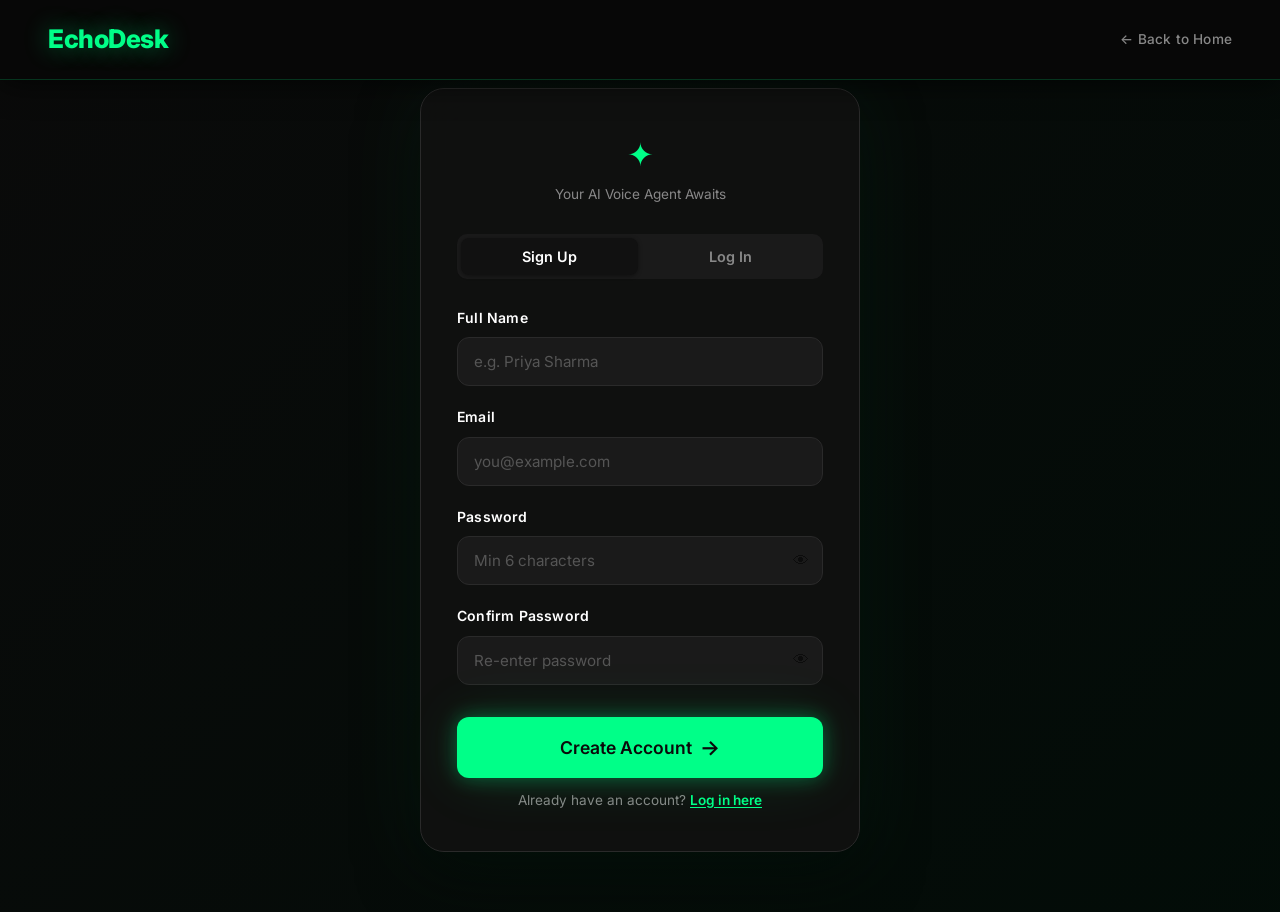
<file: index.html>
<!DOCTYPE html>
<html lang="en">

<head>
  <meta charset="UTF-8">
  <meta name="viewport" content="width=device-width, initial-scale=1.0">
  <meta name="description"
    content="Build your AI voice receptionist in 60 seconds. No coding, no call centre — just fill a form.">
  <title>EchoDesk – Build Your AI Voice Receptionist</title>
  <link rel="stylesheet" href="style.css">
</head>

<body>

  <!-- ========== NAVBAR ========== -->
  <nav class="navbar" id="navbar">
    <a href="index.html" class="navbar__brand">EchoDesk</a>
    <div class="navbar__right">
      <span class="navbar__user-greeting" id="navUserGreeting"></span>
      <a href="create.html" class="navbar__link">For Businesses</a>
      <a href="#customerSearch" class="navbar__link">Find a Business</a>
      <a href="#myMessages" class="navbar__link">My Messages</a>
      <button class="navbar__logout navbar__logout--hidden" id="logoutBtn" title="Log out">Log out</button>
    </div>
  </nav>

  <!-- ========== HERO ========== -->
  <section class="hero" id="hero">
    <div class="hero__glow"></div>

    <div class="hero__badge">✦ No code required</div>

    <h1 class="hero__heading">
      Build Your AI Voice<br>
      Receptionist <span class="hero__heading--accent">in 60 Seconds</span>
    </h1>
    <p class="hero__sub">No coding. No call centre. Just fill a form and your AI agent is live.</p>

    <div class="hero__cta-group">
      <a href="create.html" class="btn btn--primary btn--glow" id="heroGetStarted">
        Get Started <span class="btn__arrow">→</span>
      </a>
      <a href="create.html?demo=true" class="btn btn--demo" id="heroDemoBtn">
        ✨ Try Demo
      </a>
    </div>

    <!-- Feature pills -->
    <div class="hero__features">
      <span class="hero__feature-pill">🎤 Voice powered</span>
      <span class="hero__feature-pill">🤖 Gemini AI</span>
      <span class="hero__feature-pill">⚡ Ready in 60s</span>
      <span class="hero__feature-pill">📞 FAQ aware</span>
    </div>
  </section>

  <!-- ========== CUSTOMER SEARCH ========== -->
  <section class="search-section" id="customerSearch">
    <div class="search-card">
      <h2 class="search-card__title">🔍 Find a Business</h2>
      <p class="search-card__desc">Search by phone number or shop name to connect to their AI agent.</p>

      <div class="search-bar">
        <input class="form-input search-bar__input" type="text" id="searchInput"
          placeholder="Phone number or shop name…" autocomplete="off">
        <button class="btn btn--primary search-bar__btn" id="searchConnectBtn">
          Connect <span class="btn__arrow">→</span>
        </button>
      </div>

      <!-- Live search results dropdown -->
      <div class="search-results" id="searchResults"></div>

      <p class="search-error" id="searchError"></p>
    </div>
  </section>

  <!-- ========== MY MESSAGES (Chat View) ========== -->
  <section class="home-messages" id="myMessages">
    <div class="home-messages__card">
      <div class="home-messages__header">
        <h2 class="home-messages__title">💬 My Messages</h2>
        <span class="home-messages__count" id="homeMsgCount"></span>
      </div>

      <div class="home-messages__empty" id="msgEmpty">
        <p>No messages yet. When you talk to an AI agent and it can't answer, your question will appear here.</p>
      </div>

      <div class="home-chat" id="homeChatArea"></div>
    </div>
  </section>

  <!-- Toast -->
  <div class="toast" id="toast"></div>

  <script>
    // ── Auth guard ────────────────────────────────────────────────────────
    (function () {
      var session = JSON.parse(localStorage.getItem('echoSession') || 'null');
      if (!session) {
        window.location.href = 'auth.html';
        return;
      }

      // User greeting + logout
      var greeting = document.getElementById('navUserGreeting');
      var logoutBtn = document.getElementById('logoutBtn');

      if (greeting) greeting.textContent = '👋 ' + session.name;
      if (logoutBtn) {
        logoutBtn.classList.remove('navbar__logout--hidden');
        logoutBtn.addEventListener('click', function () {
          localStorage.removeItem('echoSession');
          window.location.href = 'auth.html';
        });
      }

      // ── Customer search (phone + name) ─────────────────────────────────
      var searchInput = document.getElementById('searchInput');
      var connectBtn = document.getElementById('searchConnectBtn');
      var searchError = document.getElementById('searchError');
      var searchResults = document.getElementById('searchResults');
      var toast = document.getElementById('toast');

      function cleanPhone(raw) {
        var cleaned = raw.replace(/[\s\-().\u2013\u2014]/g, '');
        cleaned = cleaned.replace(/^(\+91|091|0)/, '');
        return cleaned;
      }

      function getRegistry() {
        return JSON.parse(localStorage.getItem('businessRegistry') || '{}');
      }

      function searchRegistry(query) {
        var registry = getRegistry();
        var results = [];
        var q = query.toLowerCase().trim();
        if (!q) return results;

        var digits = q.replace(/\D/g, '');
        var isPhoneQuery = digits.length >= 4;

        for (var phone in registry) {
          var config = registry[phone];
          if (isPhoneQuery) {
            if (phone.indexOf(digits) !== -1 || phone.indexOf(cleanPhone(q)) !== -1) {
              results.push({ phone: phone, config: config, matchType: 'phone' });
            }
          }
          var name = (config.businessName || '').toLowerCase();
          if (name.indexOf(q) !== -1) {
            var alreadyAdded = results.some(function (r) { return r.phone === phone; });
            if (!alreadyAdded) {
              results.push({ phone: phone, config: config, matchType: 'name' });
            }
          }
        }
        return results;
      }

      function connectToBusiness(config) {
        localStorage.setItem('agentConfig', JSON.stringify(config));
        localStorage.setItem('userRole', 'customer');
        toast.textContent = 'Connecting you to ' + config.agentName + ' at ' + config.businessName + '…';
        toast.classList.add('toast--visible');
        searchResults.innerHTML = '';
        setTimeout(function () { window.location.href = 'agent.html'; }, 1500);
      }

      function renderResults(results) {
        searchResults.innerHTML = '';
        if (results.length === 0) return;
        results.forEach(function (r) {
          var item = document.createElement('button');
          item.className = 'search-result-item';
          item.innerHTML =
            '<span class="search-result-item__name">' + r.config.businessName + '</span>' +
            '<span class="search-result-item__meta">📞 ' + r.phone + ' · Agent: ' + r.config.agentName + '</span>';
          item.addEventListener('click', function () { connectToBusiness(r.config); });
          searchResults.appendChild(item);
        });
      }

      searchInput.addEventListener('input', function () {
        searchError.textContent = '';
        searchError.className = 'search-error';
        var query = searchInput.value.trim();
        if (query.length < 2) { searchResults.innerHTML = ''; return; }
        renderResults(searchRegistry(query));
      });

      connectBtn.addEventListener('click', function () {
        searchError.textContent = '';
        searchError.className = 'search-error';
        searchResults.innerHTML = '';
        var query = searchInput.value.trim();
        if (!query || query.length < 2) {
          searchError.textContent = 'Please enter a phone number or shop name.';
          searchError.classList.add('search-error--visible', 'search-error--red');
          return;
        }
        var results = searchRegistry(query);
        if (results.length === 1) { connectToBusiness(results[0].config); }
        else if (results.length > 1) { renderResults(results); }
        else {
          searchError.textContent = 'No agent found. Ask the business to register on EchoDesk.';
          searchError.classList.add('search-error--visible', 'search-error--red');
        }
      });

      searchInput.addEventListener('keydown', function (e) {
        if (e.key === 'Enter') { e.preventDefault(); connectBtn.click(); }
      });

      document.addEventListener('click', function (e) {
        if (!e.target.closest('.search-card')) { searchResults.innerHTML = ''; }
      });

      // ══════════════════════════════════════════════════════════════════════
      //  MY MESSAGES — Chat view on home page
      // ══════════════════════════════════════════════════════════════════════

      var homeChatArea = document.getElementById('homeChatArea');
      var msgEmpty = document.getElementById('msgEmpty');
      var homeMsgCount = document.getElementById('homeMsgCount');
      var customerName = session.name || 'Customer';
      var registry = getRegistry();

      function getMyMessages() {
        var all = JSON.parse(localStorage.getItem('pendingMessages') || '[]');
        // Show messages sent by this user
        return all.filter(function (m) { return m.customerName === customerName; });
      }

      function getBusinessName(phone) {
        return registry[phone] ? registry[phone].businessName : phone;
      }

      function renderHomeChat() {
        var msgs = getMyMessages();

        if (msgs.length === 0) {
          msgEmpty.style.display = 'block';
          homeChatArea.innerHTML = '';
          homeMsgCount.textContent = '';
          return;
        }

        msgEmpty.style.display = 'none';
        var pending = msgs.filter(function (m) { return m.status === 'pending'; }).length;
        homeMsgCount.textContent = pending > 0 ? pending + ' pending' : msgs.length + ' messages';

        // Group by business phone
        var groups = {};
        msgs.forEach(function (m) {
          if (!groups[m.businessPhone]) groups[m.businessPhone] = [];
          groups[m.businessPhone].push(m);
        });

        homeChatArea.innerHTML = '';

        for (var phone in groups) {
          var thread = groups[phone];
          var bizName = getBusinessName(phone);

          // Thread card
          var threadCard = document.createElement('div');
          threadCard.className = 'home-chat-thread';

          // Thread header
          var header = document.createElement('div');
          header.className = 'home-chat-thread__header';
          header.innerHTML =
            '<span class="home-chat-thread__biz">' + bizName + '</span>' +
            '<span class="home-chat-thread__phone">📞 ' + phone + '</span>';
          threadCard.appendChild(header);

          // Messages
          var chatBody = document.createElement('div');
          chatBody.className = 'home-chat-thread__body';

          thread.sort(function (a, b) { return a.id - b.id; });

          thread.forEach(function (m) {
            // Customer bubble (right)
            var custDiv = document.createElement('div');
            custDiv.className = 'hchat-bubble hchat-bubble--customer';
            custDiv.innerHTML =
              '<p>' + m.customerMessage + '</p>' +
              '<span class="hchat-time">' + new Date(m.timestamp).toLocaleTimeString('en-IN', { hour: '2-digit', minute: '2-digit' }) + '</span>';
            chatBody.appendChild(custDiv);

            // Reply or awaiting
            if (m.agentReply) {
              var replyDiv = document.createElement('div');
              replyDiv.className = 'hchat-bubble hchat-bubble--shop';
              replyDiv.innerHTML =
                '<span class="hchat-sender">' + bizName + '</span>' +
                '<p>' + m.agentReply + '</p>' +
                '<span class="hchat-status hchat-status--replied">Replied ✓</span>';
              chatBody.appendChild(replyDiv);
            } else {
              var awaitDiv = document.createElement('div');
              awaitDiv.className = 'hchat-awaiting';
              awaitDiv.textContent = '⏳ Awaiting reply…';
              chatBody.appendChild(awaitDiv);
            }
          });

          threadCard.appendChild(chatBody);

          // Connect button for this thread
          var connectDiv = document.createElement('div');
          connectDiv.className = 'home-chat-thread__footer';
          var connBtn = document.createElement('button');
          connBtn.className = 'btn btn--primary btn--sm';
          connBtn.textContent = '🎤 Talk to ' + bizName;
          connBtn.dataset.phone = phone;
          connBtn.addEventListener('click', function () {
            var p = this.dataset.phone;
            var reg = getRegistry();
            if (reg[p]) connectToBusiness(reg[p]);
          });
          connectDiv.appendChild(connBtn);
          threadCard.appendChild(connectDiv);

          homeChatArea.appendChild(threadCard);
        }
      }

      // Initial render
      renderHomeChat();

      // Poll every 5s for new replies
      setInterval(function () {
        renderHomeChat();
      }, 5000);

    })();
  </script>
</body>

</html>
</file>
<file: style.css>
@import url('https://fonts.googleapis.com/css2?family=Inter:wght@300;400;500;600;700;800;900&display=swap');

/* ===========================
   RESET & TOKENS
   =========================== */

*,
*::before,
*::after {
  box-sizing: border-box;
  margin: 0;
  padding: 0;
}

:root {
  --bg: #0a0a0a;
  --bg-card: #111111;
  --bg-input: #1a1a1a;
  --accent: #00ff88;
  --accent-dim: #00cc6a;
  --accent-glow: rgba(0, 255, 136, 0.35);
  --text: #ffffff;
  --text-muted: #888888;
  --text-dim: #555555;
  --border: #2a2a2a;
  --radius: 12px;
  --radius-lg: 20px;
  --transition: 0.25s cubic-bezier(0.4, 0, 0.2, 1);
}

html {
  scroll-behavior: smooth;
}

body {
  background-color: var(--bg);
  color: var(--text);
  font-family: 'Inter', -apple-system, BlinkMacSystemFont, sans-serif;
  line-height: 1.6;
  -webkit-font-smoothing: antialiased;
  overflow-x: hidden;
}

/* ===========================
   NAVBAR
   =========================== */

.navbar {
  position: fixed;
  top: 0;
  left: 0;
  right: 0;
  z-index: 100;
  display: flex;
  align-items: center;
  justify-content: space-between;
  padding: 0 48px;
  height: 80px;
  background: rgba(8, 8, 8, 0.97);
  backdrop-filter: blur(24px);
  -webkit-backdrop-filter: blur(24px);
  border-bottom: 1px solid rgba(0, 255, 136, 0.18);
  box-shadow: 0 2px 32px rgba(0,0,0,0.7);
}

.navbar__brand {
  font-size: 1.6rem;
  font-weight: 800;
  color: var(--accent);
  text-decoration: none;
  letter-spacing: -0.5px;
  text-shadow: 0 0 24px rgba(0,255,136,0.45);
}

.navbar__tagline {
  font-size: 0.85rem;
  font-weight: 400;
  color: var(--text-muted);
  letter-spacing: 0.3px;
}

/* ===========================
   HERO
   =========================== */

.hero {
  position: relative;
  display: flex;
  flex-direction: column;
  align-items: center;
  justify-content: center;
  text-align: center;
  min-height: 100vh;
  padding: 120px 24px 60px;
}

.hero__glow {
  position: absolute;
  top: 20%;
  left: 50%;
  transform: translateX(-50%);
  width: 600px;
  height: 600px;
  background: radial-gradient(circle, var(--accent-glow) 0%, transparent 70%);
  border-radius: 50%;
  pointer-events: none;
  opacity: 0.4;
  animation: pulseGlow 6s ease-in-out infinite;
}

@keyframes pulseGlow {

  0%,
  100% {
    opacity: 0.3;
    transform: translateX(-50%) scale(1);
  }

  50% {
    opacity: 0.55;
    transform: translateX(-50%) scale(1.08);
  }
}

.hero__heading {
  position: relative;
  font-size: clamp(2.2rem, 5vw, 3.8rem);
  font-weight: 800;
  line-height: 1.15;
  letter-spacing: -1.5px;
  margin-bottom: 20px;
}

.hero__heading--accent {
  color: var(--accent);
}

.hero__sub {
  position: relative;
  font-size: clamp(1rem, 2vw, 1.25rem);
  font-weight: 400;
  color: var(--text-muted);
  margin-bottom: 40px;
  max-width: 480px;
}

/* "No code required" badge above heading */
.hero__badge {
  position: relative;
  display: inline-block;
  font-size: 0.78rem;
  font-weight: 700;
  text-transform: uppercase;
  letter-spacing: 1.8px;
  color: var(--accent);
  background: rgba(0, 255, 136, 0.1);
  border: 1px solid rgba(0, 255, 136, 0.25);
  border-radius: 50px;
  padding: 6px 16px;
  margin-bottom: 28px;
  animation: fadeUp 0.5s ease both;
}

/* Feature pills row */
.hero__features {
  display: flex;
  flex-wrap: wrap;
  gap: 10px;
  justify-content: center;
  margin-top: 40px;
  position: relative;
  animation: fadeUp 0.5s 0.25s ease both;
}

.hero__feature-pill {
  font-size: 0.82rem;
  font-weight: 500;
  color: var(--text-muted);
  background: var(--bg-card);
  border: 1px solid var(--border);
  border-radius: 50px;
  padding: 7px 16px;
  transition: border-color var(--transition), color var(--transition);
}

.hero__feature-pill:hover {
  border-color: #3a3a3a;
  color: var(--text);
}

/* Stagger hero elements */
.hero__heading {
  animation: fadeUp 0.5s 0.05s ease both;
}

.hero__sub {
  animation: fadeUp 0.5s 0.12s ease both;
}

.hero__cta-group {
  animation: fadeUp 0.5s 0.18s ease both;
}

/* ===========================
   BUTTONS
   =========================== */

.btn {
  display: inline-flex;
  align-items: center;
  gap: 8px;
  padding: 14px 36px;
  font-family: 'Inter', sans-serif;
  font-size: 1rem;
  font-weight: 600;
  border: none;
  border-radius: var(--radius);
  cursor: pointer;
  transition: all var(--transition);
  position: relative;
  outline: none;
}

.btn--primary {
  background: var(--accent);
  color: #0a0a0a;
}

.btn--primary:hover {
  background: #33ffaa;
  transform: translateY(-2px);
}

.btn--primary:active {
  transform: translateY(0);
}

.btn--glow {
  box-shadow: 0 0 20px var(--accent-glow), 0 0 60px rgba(0, 255, 136, 0.12);
}

.btn--glow:hover {
  box-shadow: 0 0 30px var(--accent-glow), 0 0 80px rgba(0, 255, 136, 0.2);
}

.btn--full {
  width: 100%;
  justify-content: center;
  padding: 18px 36px;
  font-size: 1.1rem;
  border-radius: var(--radius);
  margin-top: 12px;
}

.btn__arrow {
  font-size: 1.2em;
  transition: transform var(--transition);
}

.btn:hover .btn__arrow {
  transform: translateX(4px);
}

/* ===========================
   FORM SECTION
   =========================== */

.form-section {
  max-width: 720px;
  margin: 0 auto;
  padding: 40px 24px 100px;
}

/* When form-section is a full page (not embedded in a hero flow) */
.form-section--page {
  padding-top: 100px;
  /* clears the fixed 64px navbar */
}

.form-section__title {
  font-size: 2rem;
  font-weight: 800;
  letter-spacing: -0.8px;
  margin-bottom: 8px;
}

.form-section__subtitle {
  font-size: 1rem;
  color: var(--text-muted);
  margin-bottom: 48px;
}

/* ===========================
   FORM ELEMENTS
   =========================== */

.agent-form {
  display: flex;
  flex-direction: column;
  gap: 28px;
}

.form-group {
  display: flex;
  flex-direction: column;
  gap: 8px;
}

.form-label {
  font-size: 0.875rem;
  font-weight: 600;
  color: var(--text);
  letter-spacing: 0.2px;
}

.form-input {
  width: 100%;
  padding: 14px 16px;
  font-family: 'Inter', sans-serif;
  font-size: 0.95rem;
  color: var(--text);
  background: var(--bg-input);
  border: 1px solid var(--border);
  border-radius: var(--radius);
  outline: none;
  transition: border-color var(--transition), box-shadow var(--transition);
}

.form-input::placeholder {
  color: var(--text-dim);
}

.form-input:focus {
  border-color: var(--accent);
  box-shadow: 0 0 0 3px rgba(0, 255, 136, 0.1), 0 0 20px rgba(0, 255, 136, 0.06);
}

.form-input--textarea {
  resize: vertical;
  min-height: 110px;
}

/* ===========================
   FAQ SECTION
   =========================== */

.faq-section {
  margin-top: 16px;
}

.faq-section__title {
  font-size: 1.3rem;
  font-weight: 700;
  margin-bottom: 4px;
}

.faq-section__desc {
  font-size: 0.9rem;
  color: var(--text-muted);
  margin-bottom: 28px;
}

.faq-block {
  border: 1px solid var(--border);
  border-radius: var(--radius-lg);
  padding: 24px;
  margin-bottom: 20px;
  background: var(--bg-card);
  display: flex;
  flex-direction: column;
  gap: 18px;
  transition: border-color var(--transition);
}

.faq-block:hover {
  border-color: #3a3a3a;
}

.faq-block__legend {
  font-size: 0.8rem;
  font-weight: 700;
  text-transform: uppercase;
  letter-spacing: 1.5px;
  color: var(--accent);
  padding: 0 8px;
}

/* ===========================
   ANIMATIONS — FADE IN ON SCROLL
   =========================== */

.form-group,
.faq-block {
  opacity: 0;
  transform: translateY(20px);
  animation: fadeUp 0.5s ease forwards;
}

@keyframes fadeUp {
  to {
    opacity: 1;
    transform: translateY(0);
  }
}

@keyframes shake {

  0%,
  100% {
    transform: translateX(0);
  }

  20% {
    transform: translateX(-6px);
  }

  40% {
    transform: translateX(6px);
  }

  60% {
    transform: translateX(-4px);
  }

  80% {
    transform: translateX(4px);
  }
}

/* Stagger animation for FAQ blocks */
#faqBlock1 {
  animation-delay: 0.05s;
}

#faqBlock2 {
  animation-delay: 0.10s;
}

#faqBlock3 {
  animation-delay: 0.15s;
}

#faqBlock4 {
  animation-delay: 0.20s;
}

#faqBlock5 {
  animation-delay: 0.25s;
}

/* ===========================
   RESPONSIVE
   =========================== */

@media (max-width: 600px) {
  .navbar {
    padding: 0 20px;
  }

  .navbar__tagline {
    display: none;
  }

  .hero {
    padding: 100px 20px 60px;
  }

  .form-section {
    padding: 32px 16px 80px;
  }

  .faq-block {
    padding: 18px;
  }
}

/* ===========================
   AGENT PAGE — NAVBAR BACK LINK
   =========================== */

.navbar__back {
  font-size: 0.85rem;
  font-weight: 500;
  color: var(--text-muted);
  text-decoration: none;
  letter-spacing: 0.2px;
  transition: color var(--transition);
}

.navbar__back:hover {
  color: var(--accent);
}

/* ===========================
   AGENT PAGE — LAYOUT
   =========================== */

.agent-page {
  display: flex;
  flex-direction: column;
  align-items: center;
  padding: 100px 24px 80px;
  min-height: 100vh;
  gap: 48px;
}

/* ===========================
   AGENT HEADER
   =========================== */

.agent-header {
  display: flex;
  flex-direction: column;
  align-items: center;
  gap: 10px;
  text-align: center;
  animation: fadeUp 0.5s ease both;
}

.agent-header__avatar {
  width: 72px;
  height: 72px;
  border-radius: 50%;
  background: linear-gradient(135deg, var(--accent), #00aaff);
  display: flex;
  align-items: center;
  justify-content: center;
  font-size: 1.6rem;
  font-weight: 800;
  color: #0a0a0a;
  box-shadow: 0 0 24px rgba(0, 255, 136, 0.3);
  margin-bottom: 4px;
}

.agent-header__name {
  font-size: clamp(1.8rem, 4vw, 2.6rem);
  font-weight: 800;
  letter-spacing: -1px;
}

.agent-header__business {
  font-size: 1rem;
  color: var(--text-muted);
  font-weight: 400;
}

/* ===========================
   MIC SECTION
   =========================== */

.mic-section {
  display: flex;
  flex-direction: column;
  align-items: center;
  gap: 20px;
  position: relative;
  animation: fadeUp 0.5s 0.1s ease both;
}

.mic-btn {
  width: 100px;
  height: 100px;
  border-radius: 50%;
  border: none;
  background: var(--accent);
  color: #0a0a0a;
  cursor: pointer;
  display: flex;
  align-items: center;
  justify-content: center;
  box-shadow:
    0 0 0 0 rgba(0, 255, 136, 0.5),
    0 0 30px rgba(0, 255, 136, 0.3),
    0 0 60px rgba(0, 255, 136, 0.12);
  transition: transform var(--transition), background var(--transition), box-shadow var(--transition);
  position: relative;
  z-index: 1;
  outline: none;
}

.mic-btn:hover {
  background: #33ffaa;
  transform: scale(1.06);
  box-shadow:
    0 0 0 0 rgba(0, 255, 136, 0.5),
    0 0 40px rgba(0, 255, 136, 0.45),
    0 0 80px rgba(0, 255, 136, 0.2);
}

.mic-btn:active {
  transform: scale(0.97);
}

/* Listening state */
.mic-btn.listening {
  background: #ff4d6d;
  box-shadow:
    0 0 0 0 rgba(255, 77, 109, 0.5),
    0 0 30px rgba(255, 77, 109, 0.4),
    0 0 60px rgba(255, 77, 109, 0.15);
  animation: micPulse 1.2s ease-in-out infinite;
}

.mic-btn.listening:hover {
  background: #ff6b85;
}

@keyframes micPulse {

  0%,
  100% {
    box-shadow: 0 0 0 0 rgba(255, 77, 109, 0.5), 0 0 30px rgba(255, 77, 109, 0.4);
  }

  50% {
    box-shadow: 0 0 0 20px rgba(255, 77, 109, 0), 0 0 50px rgba(255, 77, 109, 0.5);
  }
}

/* Processing state */
.mic-btn.processing {
  background: #fbbf24;
  cursor: default;
  animation: micSpin 1s linear infinite;
}

@keyframes micSpin {
  0% {
    box-shadow: 0 0 0 0 rgba(251, 191, 36, 0.5), 0 0 30px rgba(251, 191, 36, 0.35);
  }

  50% {
    box-shadow: 0 0 0 16px rgba(251, 191, 36, 0), 0 0 40px rgba(251, 191, 36, 0.4);
  }

  100% {
    box-shadow: 0 0 0 0 rgba(251, 191, 36, 0.5), 0 0 30px rgba(251, 191, 36, 0.35);
  }
}

.mic-icon {
  width: 40px;
  height: 40px;
}

.mic-ripple {
  position: absolute;
  top: 50%;
  left: 50%;
  width: 100px;
  height: 100px;
  transform: translate(-50%, -50%);
  border-radius: 50%;
  border: 2px solid var(--accent);
  opacity: 0;
  pointer-events: none;
}

.mic-ripple.active {
  animation: ripple 1.4s ease-out infinite;
}

@keyframes ripple {
  0% {
    transform: translate(-50%, -50%) scale(1);
    opacity: 0.6;
  }

  100% {
    transform: translate(-50%, -50%) scale(2.2);
    opacity: 0;
  }
}

.mic-status {
  font-size: 0.9rem;
  font-weight: 500;
  color: var(--text-muted);
  letter-spacing: 0.3px;
}

.mic-status.listening {
  color: #ff4d6d;
}

.mic-status.processing {
  color: #fbbf24;
}

/* ===========================
   TRANSCRIPT SECTION
   =========================== */

.transcript-section {
  width: 100%;
  max-width: 640px;
  display: flex;
  flex-direction: column;
  gap: 16px;
  animation: fadeUp 0.5s 0.15s ease both;
}

.transcript-box {
  background: var(--bg-card);
  border: 1px solid var(--border);
  border-radius: var(--radius-lg);
  padding: 20px 24px;
  transition: border-color var(--transition);
}

.transcript-box__label {
  display: block;
  font-size: 0.75rem;
  font-weight: 700;
  text-transform: uppercase;
  letter-spacing: 1.5px;
  margin-bottom: 8px;
}

.transcript-box__label--user {
  color: var(--accent);
}

.transcript-box__label--agent {
  color: #60a5fa;
}

.transcript-box__text {
  font-size: 1rem;
  color: var(--text);
  line-height: 1.65;
  min-height: 24px;
}

.transcript-box__text.placeholder {
  color: var(--text-dim);
}

/* ===========================
   CHAT HISTORY
   =========================== */

.chat-section {
  width: 100%;
  max-width: 640px;
  animation: fadeUp 0.5s 0.2s ease both;
}

.chat-section__title {
  font-size: 1rem;
  font-weight: 700;
  text-transform: uppercase;
  letter-spacing: 1.5px;
  color: var(--text-muted);
  margin-bottom: 20px;
}

.chat-history {
  display: flex;
  flex-direction: column;
  gap: 12px;
}

.chat-history__empty {
  font-size: 0.9rem;
  color: var(--text-dim);
  text-align: center;
  padding: 32px 0;
}

/* Bubble base */
.bubble {
  max-width: 78%;
  padding: 12px 18px;
  border-radius: 18px;
  font-size: 0.95rem;
  line-height: 1.6;
  animation: fadeUp 0.3s ease both;
}

/* User bubble — right aligned */
.bubble--user {
  align-self: flex-end;
  background: rgba(0, 255, 136, 0.15);
  border: 1px solid rgba(0, 255, 136, 0.25);
  border-bottom-right-radius: 4px;
  color: var(--text);
}

/* Agent bubble — left aligned */
.bubble--agent {
  align-self: flex-start;
  background: var(--bg-card);
  border: 1px solid var(--border);
  border-bottom-left-radius: 4px;
  color: var(--text);
}

.bubble__sender {
  display: block;
  font-size: 0.72rem;
  font-weight: 700;
  text-transform: uppercase;
  letter-spacing: 1px;
  margin-bottom: 4px;
}

.bubble--user .bubble__sender {
  color: var(--accent);
}

.bubble--agent .bubble__sender {
  color: #60a5fa;
}

/* ===========================
   RESPONSIVE — AGENT PAGE
   =========================== */

@media (max-width: 600px) {
  .agent-page {
    padding: 90px 16px 60px;
    gap: 36px;
  }

  .mic-btn {
    width: 88px;
    height: 88px;
  }

  .mic-icon {
    width: 34px;
    height: 34px;
  }

  .transcript-box {
    padding: 16px 18px;
  }
}

/* ===========================
   SOUNDWAVE
   =========================== */

.soundwave {
  display: none;
  align-items: flex-end;
  justify-content: center;
  gap: 4px;
  height: 28px;
  margin-top: 14px;
}

.soundwave--active {
  display: flex;
}

.soundwave__bar {
  width: 4px;
  border-radius: 2px;
  background: var(--accent);
  box-shadow: 0 0 6px rgba(0, 255, 136, 0.6);
  animation: soundBar 0.9s ease-in-out infinite;
  transform-origin: bottom;
}

.soundwave__bar:nth-child(1) {
  animation-delay: 0.00s;
}

.soundwave__bar:nth-child(2) {
  animation-delay: 0.10s;
}

.soundwave__bar:nth-child(3) {
  animation-delay: 0.20s;
}

.soundwave__bar:nth-child(4) {
  animation-delay: 0.05s;
}

.soundwave__bar:nth-child(5) {
  animation-delay: 0.15s;
}

.soundwave__bar:nth-child(6) {
  animation-delay: 0.25s;
}

.soundwave__bar:nth-child(7) {
  animation-delay: 0.08s;
}

@keyframes soundBar {

  0%,
  100% {
    height: 4px;
    opacity: 0.5;
  }

  50% {
    height: 24px;
    opacity: 1;
  }
}

/* ===========================
   AGENT VIEW — ANIMATED GRADIENT BACKGROUND
   =========================== */

body.agent-view {
  background: linear-gradient(-45deg, #0a0a0a, #001a0d, #000d07, #0a0a0a);
  background-size: 400% 400%;
  animation: gradientShift 16s ease infinite;
}

@keyframes gradientShift {
  0% {
    background-position: 0% 50%;
  }

  50% {
    background-position: 100% 50%;
  }

  100% {
    background-position: 0% 50%;
  }
}

/* ===========================
   PAGE FADE-IN
   =========================== */

body.agent-view .agent-page {
  animation: pageFadeIn 0.7s ease both;
}

@keyframes pageFadeIn {
  from {
    opacity: 0;
    transform: translateY(16px);
  }

  to {
    opacity: 1;
    transform: translateY(0);
  }
}

/* ===========================
   MIC BUTTON — ENHANCED HOVER GLOW
   =========================== */

.mic-btn:not(.listening):not(.processing):hover {
  background: #33ffaa;
  transform: scale(1.08);
  box-shadow:
    0 0 0 8px rgba(0, 255, 136, 0.12),
    0 0 50px rgba(0, 255, 136, 0.55),
    0 0 100px rgba(0, 255, 136, 0.25);
}

/* ===========================
   THINKING DOTS
   =========================== */

.thinking-dots {
  display: none;
  gap: 6px;
  margin-top: 12px;
  align-items: center;
}

.thinking-dots--active {
  display: flex;
}

.thinking-dots span {
  width: 8px;
  height: 8px;
  border-radius: 50%;
  background: #60a5fa;
  animation: dotBounce 1.1s ease-in-out infinite;
}

.thinking-dots span:nth-child(1) {
  animation-delay: 0s;
}

.thinking-dots span:nth-child(2) {
  animation-delay: 0.18s;
}

.thinking-dots span:nth-child(3) {
  animation-delay: 0.36s;
}

@keyframes dotBounce {

  0%,
  80%,
  100% {
    transform: translateY(0);
    opacity: 0.5;
  }

  40% {
    transform: translateY(-10px);
    opacity: 1;
  }
}

/* ===========================
   TYPEWRITER CURSOR
   =========================== */

.typewriter-cursor {
  display: inline-block;
  width: 2px;
  height: 1em;
  background: var(--accent);
  margin-left: 3px;
  vertical-align: middle;
  animation: blink 0.8s step-end infinite;
}

@keyframes blink {

  0%,
  100% {
    opacity: 1;
  }

  50% {
    opacity: 0;
  }
}

/* ===========================
   TOAST NOTIFICATION
   =========================== */

.toast {
  position: fixed;
  bottom: 32px;
  left: 50%;
  transform: translateX(-50%) translateY(20px);
  background: var(--bg-card);
  border: 1px solid rgba(0, 255, 136, 0.35);
  color: var(--text);
  font-family: 'Inter', sans-serif;
  font-size: 0.95rem;
  font-weight: 500;
  padding: 14px 28px;
  border-radius: 50px;
  box-shadow: 0 0 24px rgba(0, 255, 136, 0.15), 0 8px 32px rgba(0, 0, 0, 0.5);
  z-index: 9999;
  opacity: 0;
  pointer-events: none;
  transition: opacity 0.4s ease, transform 0.4s ease;
}

.toast--visible {
  opacity: 1;
  transform: translateX(-50%) translateY(0);
}

/* ===========================
   MOBILE RESPONSIVE — EXPANDED
   =========================== */

@media (max-width: 768px) {
  .navbar {
    padding: 0 16px;
  }

  .navbar__back {
    font-size: 0.78rem;
  }

  .agent-page {
    padding: 88px 14px 60px;
    gap: 28px;
  }

  .agent-header__name {
    font-size: 1.7rem;
  }

  .agent-header__business {
    font-size: 0.9rem;
  }

  .mic-btn {
    width: 86px;
    height: 86px;
  }

  .mic-icon {
    width: 32px;
    height: 32px;
  }

  .transcript-section {
    gap: 12px;
  }

  .transcript-box {
    padding: 14px 16px;
  }

  .transcript-box__text {
    font-size: 0.92rem;
  }

  .bubble {
    max-width: 90%;
    font-size: 0.9rem;
    padding: 10px 14px;
  }

  .chat-section__title {
    font-size: 0.85rem;
  }

  .toast {
    font-size: 0.88rem;
    padding: 12px 22px;
    bottom: 20px;
    width: calc(100% - 40px);
    text-align: center;
  }
}

@media (max-width: 400px) {
  .agent-header__avatar {
    width: 58px;
    height: 58px;
    font-size: 1.3rem;
  }

  .mic-btn {
    width: 78px;
    height: 78px;
  }
}

/* ===========================
   MUTE BUTTON
   =========================== */

.mute-btn {
  display: inline-flex;
  align-items: center;
  gap: 6px;
  padding: 8px 18px;
  font-family: 'Inter', sans-serif;
  font-size: 0.82rem;
  font-weight: 600;
  color: var(--text-muted);
  background: transparent;
  border: 1px solid var(--border);
  border-radius: 50px;
  cursor: pointer;
  transition: all var(--transition);
  outline: none;
  letter-spacing: 0.3px;
}

.mute-btn:hover {
  border-color: #444;
  color: var(--text);
}

.mute-btn.muted {
  color: #ff4d6d;
  border-color: rgba(255, 77, 109, 0.4);
  background: rgba(255, 77, 109, 0.07);
}

.mute-btn.muted:hover {
  background: rgba(255, 77, 109, 0.12);
}

.mute-btn__icon {
  font-size: 1rem;
}

/* ===========================
   KEYBOARD HINT
   =========================== */

.keyboard-hint {
  font-size: 0.75rem;
  color: var(--text-dim);
  letter-spacing: 0.2px;
}

.keyboard-hint kbd {
  display: inline-block;
  padding: 1px 6px;
  font-family: 'Inter', monospace;
  font-size: 0.72rem;
  font-weight: 600;
  color: var(--text-muted);
  background: #1e1e1e;
  border: 1px solid #333;
  border-radius: 4px;
  box-shadow: 0 1px 0 #000;
}

/* ===========================
   DEMO BUTTON
   =========================== */

.btn--demo {
  background: transparent;
  color: var(--text-muted);
  border: 1px solid var(--border);
  border-radius: var(--radius);
  font-family: 'Inter', sans-serif;
  font-size: 0.95rem;
  font-weight: 500;
  padding: 14px 28px;
  cursor: pointer;
  transition: all var(--transition);
  outline: none;
}

.btn--demo:hover {
  border-color: var(--accent);
  color: var(--accent);
  background: rgba(0, 255, 136, 0.06);
}

/* Small variant used next to form title */
.btn--demo-sm {
  font-size: 0.8rem;
  padding: 8px 16px;
  white-space: nowrap;
  align-self: flex-start;
  margin-top: 6px;
}

/* ===========================
   HERO CTA GROUP
   =========================== */

.hero__cta-group {
  display: flex;
  align-items: center;
  gap: 16px;
  flex-wrap: wrap;
  justify-content: center;
  position: relative;
}

/* ===========================
   FORM SECTION HEADER
   =========================== */

.form-section__header {
  display: flex;
  align-items: flex-start;
  justify-content: space-between;
  gap: 16px;
  margin-bottom: 48px;
  flex-wrap: wrap;
}

/* Remove margin from subtitle when inside header */
.form-section__header .form-section__subtitle {
  margin-bottom: 0;
}

/* ===========================
   MOBILE — NEW ELEMENTS
   =========================== */

@media (max-width: 600px) {
  .hero__cta-group {
    flex-direction: column;
    gap: 12px;
  }

  .btn--demo {
    width: 100%;
    max-width: 260px;
    justify-content: center;
  }

  .form-section__header {
    flex-direction: column;
    gap: 12px;
  }

  .btn--demo-sm {
    align-self: flex-start;
  }

  .keyboard-hint {
    display: none;
    /* hide on mobile — spacebar doesn't apply */
  }
}

/* ===========================
   NAVBAR — USER GREETING & LOGOUT
   =========================== */

.navbar__right {
  display: flex;
  align-items: center;
  gap: 16px;
}

.navbar__user-greeting {
  font-size: 0.85rem;
  font-weight: 500;
  color: var(--accent);
  white-space: nowrap;
}

.navbar__logout {
  font-family: 'Inter', sans-serif;
  font-size: 0.8rem;
  font-weight: 500;
  color: var(--text-muted);
  background: transparent;
  border: 1px solid var(--border);
  border-radius: 6px;
  padding: 5px 12px;
  cursor: pointer;
  transition: all var(--transition);
  white-space: nowrap;
}

.navbar__logout:hover {
  border-color: #ff4d6d;
  color: #ff4d6d;
}

@media (max-width: 600px) {
  .navbar__user-greeting {
    display: none;
  }

  .navbar__logout {
    font-size: 0.72rem;
    padding: 4px 10px;
  }
}

/* ===========================
   AUTH PAGE
   =========================== */

body.auth-view {
  background: linear-gradient(-45deg, #0a0a0a, #001a0d, #000d07, #0a0a0a);
  background-size: 400% 400%;
  animation: gradientShift 16s ease infinite;
}

.auth-page {
  display: flex;
  align-items: center;
  justify-content: center;
  min-height: 100vh;
  padding: 88px 20px 60px;
}

.auth-card {
  width: 100%;
  max-width: 440px;
  background: rgba(17, 17, 17, 0.9);
  border: 1px solid var(--border);
  border-radius: 24px;
  padding: 40px 36px;
  box-shadow: 0 0 80px rgba(0, 255, 136, 0.06), 0 24px 60px rgba(0, 0, 0, 0.5);
  animation: fadeUp 0.5s ease both;
  backdrop-filter: blur(20px);
}

.auth-card__logo {
  font-size: 2rem;
  color: var(--accent);
  margin-bottom: 4px;
  text-align: center;
  animation: pulseGlow 3s ease-in-out infinite;
}

.auth-card__tagline {
  font-size: 0.85rem;
  color: var(--text-muted);
  text-align: center;
  margin-bottom: 28px;
}

/* ── Auth Tabs ── */
.auth-tabs {
  display: flex;
  gap: 4px;
  background: var(--bg-input);
  border-radius: 10px;
  padding: 4px;
  margin-bottom: 28px;
}

.auth-tab {
  flex: 1;
  font-family: 'Inter', sans-serif;
  font-size: 0.9rem;
  font-weight: 600;
  color: var(--text-muted);
  background: transparent;
  border: none;
  border-radius: 8px;
  padding: 10px 0;
  cursor: pointer;
  transition: all var(--transition);
}

.auth-tab--active {
  background: var(--bg-card);
  color: var(--text);
  box-shadow: 0 1px 4px rgba(0, 0, 0, 0.4);
}

.auth-tab:not(.auth-tab--active):hover {
  color: var(--text);
}

/* ── Auth Forms ── */
.auth-form {
  display: flex;
  flex-direction: column;
  gap: 20px;
}

.auth-form--hidden {
  display: none;
}

/* ── Show/hide password wrapper ── */
.input-password-wrap {
  position: relative;
}

.input-password-wrap .form-input {
  padding-right: 48px;
}

.toggle-pw {
  position: absolute;
  right: 14px;
  top: 50%;
  transform: translateY(-50%);
  background: none;
  border: none;
  cursor: pointer;
  font-size: 1rem;
  line-height: 1;
  opacity: 0.5;
  transition: opacity var(--transition);
}

.toggle-pw:hover {
  opacity: 1;
}

/* ── Auth error banner ── */
.auth-error {
  display: none;
  margin-top: -10px;
  padding: 11px 14px;
  background: rgba(255, 77, 109, 0.1);
  border: 1px solid rgba(255, 77, 109, 0.35);
  border-radius: 10px;
  font-size: 0.875rem;
  font-weight: 500;
  color: #ff4d6d;
  animation: shake 0.35s ease;
}

.auth-error--visible {
  display: block;
}

/* ── Switch link ── */
.auth-switch {
  font-size: 0.85rem;
  color: var(--text-muted);
  text-align: center;
  margin-top: -8px;
}

.auth-switch__link {
  background: none;
  border: none;
  color: var(--accent);
  font-size: 0.85rem;
  font-family: 'Inter', sans-serif;
  font-weight: 600;
  cursor: pointer;
  text-decoration: underline;
  text-underline-offset: 2px;
}

.auth-switch__link:hover {
  color: #33ffaa;
}

@media (max-width: 480px) {
  .auth-card {
    padding: 28px 20px;
    border-radius: 18px;
  }
}

/* ===========================
   DYNAMIC FAQ — ADD BUTTON & REMOVE BUTTON
   =========================== */

.faq-section__header {
  display: flex;
  align-items: flex-start;
  justify-content: space-between;
  gap: 16px;
  margin-bottom: 24px;
  flex-wrap: wrap;
}

.faq-section__header .faq-section__title {
  margin-bottom: 4px;
}

.faq-section__header .faq-section__desc {
  margin-bottom: 0;
}

.btn--add-faq {
  display: inline-flex;
  align-items: center;
  gap: 6px;
  padding: 9px 18px;
  font-family: 'Inter', sans-serif;
  font-size: 0.85rem;
  font-weight: 600;
  color: var(--accent);
  background: rgba(0, 255, 136, 0.08);
  border: 1px dashed rgba(0, 255, 136, 0.35);
  border-radius: var(--radius);
  cursor: pointer;
  transition: all var(--transition);
  white-space: nowrap;
  align-self: flex-start;
}

.btn--add-faq:hover {
  background: rgba(0, 255, 136, 0.14);
  border-style: solid;
  transform: translateY(-1px);
}

.faq-list {
  display: flex;
  flex-direction: column;
  gap: 16px;
}

/* Remove button inside each block */
.faq-block__header {
  display: flex;
  align-items: center;
  justify-content: space-between;
  margin-bottom: 0;
}

/* Override fieldset legend positioning when inside header div */
.faq-block__header legend {
  float: none;
  margin: 0;
}

.faq-block__remove {
  background: none;
  border: none;
  color: var(--text-dim);
  font-size: 0.95rem;
  cursor: pointer;
  padding: 4px 8px;
  border-radius: 6px;
  transition: color var(--transition), background var(--transition);
  line-height: 1;
}

.faq-block__remove:hover {
  color: #ff4d6d;
  background: rgba(255, 77, 109, 0.1);
}

/* ── Fade-out for removal ── */
@keyframes fadeOut {
  from {
    opacity: 1;
    transform: translateY(0);
  }

  to {
    opacity: 0;
    transform: translateY(-8px);
  }
}

/* ===========================
   FAQ MATCH BADGE
   =========================== */

.faq-badge {
  display: inline-block;
  font-size: 0.7rem;
  font-weight: 600;
  color: var(--accent);
  background: rgba(0, 255, 136, 0.1);
  border: 1px solid rgba(0, 255, 136, 0.25);
  border-radius: 50px;
  padding: 3px 10px;
  margin-left: 8px;
  vertical-align: middle;
  letter-spacing: 0.3px;
  white-space: nowrap;
}

/* Amber "no match / on hold" variant */
.faq-badge--hold {
  color: #fbbf24;
  background: rgba(251, 191, 36, 0.1);
  border-color: rgba(251, 191, 36, 0.3);
}

/* ===========================
   HIDDEN UTILITIES
   =========================== */

.navbar__logout--hidden {
  display: none;
}

/* ===========================
   CUSTOMER SEARCH SECTION
   =========================== */

.search-section {
  position: relative;
  padding: 0 24px 80px;
  display: flex;
  justify-content: center;
}

.search-card {
  width: 100%;
  max-width: 560px;
  background: var(--bg-card);
  border: 1px solid var(--border);
  border-radius: var(--radius-lg);
  padding: 36px 32px;
  text-align: center;
  box-shadow: 0 0 40px rgba(0, 255, 136, 0.04);
  animation: fadeUp 0.5s 0.3s ease both;
}

.search-card__title {
  font-size: 1.3rem;
  font-weight: 700;
  letter-spacing: -0.4px;
  margin-bottom: 6px;
}

.search-card__desc {
  font-size: 0.9rem;
  color: var(--text-muted);
  margin-bottom: 24px;
}

/* Search bar */
.search-bar {
  display: flex;
  gap: 8px;
}

.search-bar__input {
  flex: 1;
  min-width: 0;
}

.search-bar__btn {
  white-space: nowrap;
  flex-shrink: 0;
}

/* Search error  */
.search-error {
  font-size: 0.85rem;
  font-weight: 500;
  margin-top: 14px;
  min-height: 20px;
  opacity: 0;
  transition: opacity 0.25s ease;
}

.search-error--visible {
  opacity: 1;
}

.search-error--red {
  color: #ff4d6d;
}

.search-error--green {
  color: var(--accent);
}

/* Live search results dropdown */
.search-results {
  margin-top: 8px;
  border-radius: var(--radius);
  overflow: hidden;
}

.search-results:empty {
  display: none;
}

.search-result-item {
  display: flex;
  flex-direction: column;
  align-items: flex-start;
  width: 100%;
  padding: 14px 16px;
  background: var(--bg-input);
  border: none;
  border-bottom: 1px solid var(--border);
  cursor: pointer;
  text-align: left;
  font-family: 'Inter', sans-serif;
  transition: background var(--transition);
  animation: fadeUp 0.2s ease both;
}

.search-result-item:last-child {
  border-bottom: none;
}

.search-result-item:hover {
  background: rgba(0, 255, 136, 0.08);
}

.search-result-item__name {
  font-size: 0.95rem;
  font-weight: 600;
  color: var(--text);
  margin-bottom: 3px;
}

.search-result-item__meta {
  font-size: 0.78rem;
  color: var(--text-muted);
}

@media (max-width: 600px) {
  .search-card {
    padding: 28px 20px;
  }

  .search-bar {
    flex-direction: column;
    gap: 10px;
  }

  .search-bar__btn {
    width: 100%;
    justify-content: center;
  }
}

/* ===========================
   FORM HINT (below phone input)
   =========================== */

.form-hint {
  display: block;
  font-size: 0.78rem;
  color: var(--text-dim);
  margin-top: 4px;
  letter-spacing: 0.1px;
}

/* ===========================
   SUCCESS SCREEN
   =========================== */

.success-screen {
  display: flex;
  align-items: center;
  justify-content: center;
  min-height: calc(100vh - 64px);
  padding: 100px 24px 60px;
  animation: pageFadeIn 0.5s ease both;
}

.success-screen--hidden {
  display: none;
}

.success-card {
  width: 100%;
  max-width: 500px;
  text-align: center;
  background: var(--bg-card);
  border: 1px solid var(--border);
  border-radius: var(--radius-lg);
  padding: 48px 36px;
  box-shadow: 0 0 60px rgba(0, 255, 136, 0.08), 0 20px 60px rgba(0, 0, 0, 0.4);
  animation: fadeUp 0.5s ease both;
}

.success-card__icon {
  font-size: 3rem;
  margin-bottom: 12px;
  animation: pulseGlow 2s ease-in-out infinite;
}

.success-card__title {
  font-size: 1.8rem;
  font-weight: 800;
  letter-spacing: -0.8px;
  color: var(--accent);
  margin-bottom: 10px;
}

.success-card__desc {
  font-size: 1rem;
  color: var(--text-muted);
  margin-bottom: 28px;
}

.success-card__phone-box {
  background: rgba(0, 255, 136, 0.06);
  border: 1px solid rgba(0, 255, 136, 0.2);
  border-radius: var(--radius);
  padding: 20px 24px;
  margin-bottom: 32px;
}

.success-card__phone-label {
  font-size: 0.85rem;
  color: var(--text-muted);
  margin-bottom: 10px;
}

.success-card__phone-number {
  font-size: 1.6rem;
  font-weight: 800;
  color: var(--accent);
  letter-spacing: 2px;
  font-variant-numeric: tabular-nums;
}

.success-card__actions {
  display: flex;
  flex-direction: column;
  gap: 12px;
  align-items: center;
}

.success-card__actions .btn {
  width: 100%;
  max-width: 280px;
  justify-content: center;
}

@media (max-width: 480px) {
  .success-card {
    padding: 32px 20px;
  }

  .success-card__phone-number {
    font-size: 1.3rem;
  }
}

/* ===========================
   NAVBAR LINKS
   =========================== */

.navbar__link {
  font-size: 0.92rem;
  font-weight: 600;
  color: var(--text-muted);
  text-decoration: none;
  transition: color var(--transition);
  white-space: nowrap;
  padding: 6px 2px;
}

.navbar__link:hover {
  color: var(--accent);
}

.navbar__pending-badge {
  font-size: 0.78rem;
  font-weight: 700;
  color: #fbbf24;
  white-space: nowrap;
}

@media (max-width: 768px) {
  .navbar__link {
    font-size: 0.72rem;
  }
  .navbar__right {
    gap: 10px;
  }
}

@media (max-width: 480px) {
  .navbar__link:nth-child(n+4) {
    display: none;
  }
}

/* ===========================
   FORWARD NOTICE + CHAT INPUT (agent.html)
   =========================== */

.forward-notice {
  margin-top: 16px;
  padding: 16px;
  background: rgba(251,191,36,0.06);
  border: 1px solid rgba(251,191,36,0.2);
  border-radius: var(--radius);
  animation: fadeUp 0.3s ease both;
}

.forward-notice--hidden {
  display: none;
}

.forward-notice__text {
  font-size: 0.9rem;
  color: #fbbf24;
  margin-bottom: 12px;
  font-weight: 500;
}

.forward-chat-input {
  display: flex;
  gap: 8px;
}

.forward-chat-input .form-input {
  flex: 1;
}

.forward-chat-input .btn {
  flex-shrink: 0;
  white-space: nowrap;
}

/* ===========================
   DM SECTION (agent.html)
   =========================== */

.dm-section {
  margin-top: 32px;
  padding: 0 16px;
}

.dm-section--hidden {
  display: none;
}

.dm-awaiting-tag {
  font-size: 0.8rem;
  font-weight: 600;
  color: #fbbf24;
  text-align: center;
  padding: 6px 0;
  opacity: 0.8;
}

.dm-status {
  display: inline-block;
  font-size: 0.7rem;
  font-weight: 600;
  margin-top: 4px;
}

.dm-status--replied {
  color: var(--accent);
}

/* ===========================
   DASHBOARD PAGE
   =========================== */

body.dashboard-view {
  background: var(--bg);
}

/* ── Login gate ── */
.dash-login {
  display: flex;
  align-items: center;
  justify-content: center;
  min-height: calc(100vh - 64px);
  padding: 88px 20px 60px;
}

.dash-login__card {
  width: 100%;
  max-width: 440px;
  text-align: center;
  background: var(--bg-card);
  border: 1px solid var(--border);
  border-radius: var(--radius-lg);
  padding: 48px 36px;
  box-shadow: 0 0 60px rgba(0,255,136,0.06);
  animation: fadeUp 0.5s ease both;
}

.dash-login__icon {
  font-size: 2.5rem;
  margin-bottom: 8px;
}

.dash-login__title {
  font-size: 1.5rem;
  font-weight: 800;
  letter-spacing: -0.6px;
  margin-bottom: 6px;
}

.dash-login__desc {
  font-size: 0.9rem;
  color: var(--text-muted);
  margin-bottom: 24px;
}

/* ── Main dashboard layout ── */
.dash-main {
  display: flex;
  min-height: calc(100vh - 64px);
  padding-top: 64px;
}

.dash-main--hidden {
  display: none;
}

/* ── Sidebar ── */
.dash-sidebar {
  width: 340px;
  min-width: 280px;
  background: var(--bg-card);
  border-right: 1px solid var(--border);
  display: flex;
  flex-direction: column;
  overflow: hidden;
}

.dash-sidebar__header {
  display: flex;
  align-items: center;
  justify-content: space-between;
  padding: 20px 20px 16px;
  border-bottom: 1px solid var(--border);
}

.dash-sidebar__title {
  font-size: 1.1rem;
  font-weight: 700;
}

.dash-sidebar__count {
  font-size: 0.78rem;
  font-weight: 600;
  color: #fbbf24;
  background: rgba(251,191,36,0.1);
  border-radius: 50px;
  padding: 3px 10px;
}

.dash-sidebar__list {
  flex: 1;
  overflow-y: auto;
}

.dash-sidebar__empty {
  text-align: center;
  color: var(--text-dim);
  padding: 40px 20px;
  font-size: 0.9rem;
}

/* ── Sidebar message items ── */
.dash-msg-item {
  display: flex;
  flex-direction: column;
  width: 100%;
  padding: 16px 20px;
  background: transparent;
  border: none;
  border-bottom: 1px solid var(--border);
  cursor: pointer;
  text-align: left;
  font-family: 'Inter', sans-serif;
  transition: background var(--transition);
}

.dash-msg-item:hover {
  background: rgba(255,255,255,0.03);
}

.dash-msg-item--active {
  background: rgba(0,255,136,0.05);
  border-left: 3px solid var(--accent);
}

.dash-msg-item--pending {
  border-left: 3px solid #fbbf24;
}

.dash-msg-item__top {
  display: flex;
  justify-content: space-between;
  margin-bottom: 4px;
}

.dash-msg-item__name {
  font-size: 0.9rem;
  font-weight: 600;
  color: var(--text);
}

.dash-msg-item__time {
  font-size: 0.72rem;
  color: var(--text-dim);
}

.dash-msg-item__preview {
  font-size: 0.82rem;
  color: var(--text-muted);
  margin-bottom: 6px;
  line-height: 1.4;
}

.dash-msg-item__status {
  font-size: 0.72rem;
  font-weight: 600;
}

.dash-msg-item__status--pending {
  color: #fbbf24;
}

.dash-msg-item__status--replied {
  color: var(--accent);
}

/* ── Right panel ── */
.dash-panel {
  flex: 1;
  display: flex;
  flex-direction: column;
  overflow: hidden;
}

.dash-panel__placeholder {
  flex: 1;
  display: flex;
  align-items: center;
  justify-content: center;
  color: var(--text-dim);
  font-size: 0.95rem;
}

.dash-panel__thread {
  display: flex;
  flex-direction: column;
  height: 100%;
}

.dash-panel__thread--hidden {
  display: none;
}

.dash-panel__thread-header {
  display: flex;
  align-items: center;
  justify-content: space-between;
  padding: 16px 24px;
  border-bottom: 1px solid var(--border);
  background: var(--bg-card);
}

.dash-thread__customer {
  font-size: 1rem;
  font-weight: 700;
  color: var(--text);
}

.dash-thread__time {
  font-size: 0.78rem;
  color: var(--text-dim);
}

.dash-panel__thread-body {
  flex: 1;
  padding: 24px;
  overflow-y: auto;
}

.dash-awaiting {
  text-align: center;
  font-size: 0.85rem;
  color: #fbbf24;
  font-weight: 500;
  padding: 16px 0;
}

/* ── Reply box ── */
.dash-panel__reply-box {
  display: flex;
  gap: 8px;
  padding: 16px 24px;
  border-top: 1px solid var(--border);
  background: var(--bg-card);
}

.dash-panel__reply-box .form-input {
  flex: 1;
}

.dash-panel__reply-box .btn {
  flex-shrink: 0;
  white-space: nowrap;
}

/* ── Dashboard responsive ── */
@media (max-width: 768px) {
  .dash-main {
    flex-direction: column;
  }

  .dash-sidebar {
    width: 100%;
    min-width: 0;
    max-height: 40vh;
    border-right: none;
    border-bottom: 1px solid var(--border);
  }

  .dash-panel__thread-header,
  .dash-panel__reply-box {
    padding: 12px 16px;
  }

  .dash-panel__thread-body {
    padding: 16px;
  }
}

/* ===========================
   HOME MESSAGES — Chat View
   =========================== */

.home-messages {
  padding: 40px 24px 80px;
  display: flex;
  justify-content: center;
}

.home-messages__card {
  width: 100%;
  max-width: 700px;
  background: var(--bg-card);
  border: 1px solid var(--border);
  border-radius: var(--radius-lg);
  overflow: hidden;
  animation: fadeUp 0.5s 0.2s ease both;
}

.home-messages__header {
  display: flex;
  align-items: center;
  justify-content: space-between;
  padding: 20px 24px;
  border-bottom: 1px solid var(--border);
}

.home-messages__title {
  font-size: 1.15rem;
  font-weight: 700;
}

.home-messages__count {
  font-size: 0.78rem;
  font-weight: 600;
  color: #fbbf24;
  background: rgba(251,191,36,0.1);
  border-radius: 50px;
  padding: 4px 12px;
}

.home-messages__empty {
  padding: 40px 24px;
  text-align: center;
  color: var(--text-dim);
  font-size: 0.9rem;
  line-height: 1.6;
}

.home-chat {
  max-height: 600px;
  overflow-y: auto;
}

/* ── Thread card ── */
.home-chat-thread {
  border-bottom: 1px solid var(--border);
}

.home-chat-thread:last-child {
  border-bottom: none;
}

.home-chat-thread__header {
  display: flex;
  align-items: center;
  justify-content: space-between;
  padding: 14px 24px;
  background: rgba(0,255,136,0.03);
  border-bottom: 1px solid rgba(255,255,255,0.04);
}

.home-chat-thread__biz {
  font-size: 0.95rem;
  font-weight: 700;
  color: var(--accent);
}

.home-chat-thread__phone {
  font-size: 0.78rem;
  color: var(--text-dim);
}

.home-chat-thread__body {
  padding: 16px 24px;
  display: flex;
  flex-direction: column;
  gap: 10px;
}

.home-chat-thread__footer {
  padding: 12px 24px 16px;
  display: flex;
  justify-content: flex-end;
}

/* ── Chat bubbles ── */
.hchat-bubble {
  padding: 10px 14px;
  border-radius: 14px;
  max-width: 80%;
  font-size: 0.88rem;
  line-height: 1.5;
  animation: fadeUp 0.2s ease both;
}

.hchat-bubble p {
  margin: 0;
}

.hchat-bubble--customer {
  align-self: flex-end;
  background: rgba(0,255,136,0.12);
  border: 1px solid rgba(0,255,136,0.2);
  color: var(--text);
  border-bottom-right-radius: 4px;
}

.hchat-bubble--shop {
  align-self: flex-start;
  background: rgba(255,255,255,0.06);
  border: 1px solid rgba(255,255,255,0.08);
  color: var(--text);
  border-bottom-left-radius: 4px;
}

.hchat-sender {
  display: block;
  font-size: 0.72rem;
  font-weight: 600;
  color: var(--accent);
  margin-bottom: 4px;
}

.hchat-time {
  display: block;
  font-size: 0.68rem;
  color: var(--text-dim);
  margin-top: 4px;
  text-align: right;
}

.hchat-status {
  display: block;
  font-size: 0.7rem;
  font-weight: 600;
  margin-top: 4px;
}

.hchat-status--replied {
  color: var(--accent);
}

.hchat-awaiting {
  align-self: center;
  font-size: 0.78rem;
  font-weight: 600;
  color: #fbbf24;
  padding: 4px 0;
}

.btn--sm {
  font-size: 0.8rem;
  padding: 8px 16px;
}

@media (max-width: 600px) {
  .home-messages {
    padding: 24px 12px 60px;
  }

  .home-messages__header {
    padding: 16px;
  }

  .home-chat-thread__header,
  .home-chat-thread__body,
  .home-chat-thread__footer {
    padding-left: 16px;
    padding-right: 16px;
  }

  .hchat-bubble {
    max-width: 90%;
  }
}

/* ===========================
   NAVBAR — EDIT AGENT BUTTON
   =========================== */

.navbar__edit-btn {
  display: inline-flex;
  align-items: center;
  gap: 4px;
  font-family: 'Inter', sans-serif;
  font-size: 0.82rem;
  font-weight: 600;
  color: var(--accent);
  background: rgba(0, 255, 136, 0.08);
  border: 1px solid rgba(0, 255, 136, 0.25);
  border-radius: 8px;
  padding: 6px 14px;
  text-decoration: none;
  cursor: pointer;
  transition: all var(--transition);
  white-space: nowrap;
}

.navbar__edit-btn:hover {
  background: rgba(0, 255, 136, 0.16);
  border-color: rgba(0, 255, 136, 0.45);
  transform: translateY(-1px);
  box-shadow: 0 0 12px rgba(0, 255, 136, 0.15);
}

.navbar__edit-btn--hidden {
  display: none;
}

/* ===========================
   DASHBOARD — EDIT BUTTON
   =========================== */

.dash-sidebar__actions {
  display: flex;
  align-items: center;
  gap: 10px;
}

.dash-edit-btn {
  font-size: 0.75rem;
  padding: 5px 10px;
}

/* ===========================
   EDIT PAGE — LAYOUT
   =========================== */

body.edit-view {
  background: linear-gradient(-45deg, #0a0a0a, #001a0d, #000d07, #0a0a0a);
  background-size: 400% 400%;
  animation: gradientShift 16s ease infinite;
}

/* ── Edit form FAQ cards — enhanced style ── */
.edit-faq-block {
  position: relative;
  background: var(--bg-input);
  border: 1px solid var(--border);
  border-radius: var(--radius-lg);
  padding: 24px;
  transition: border-color var(--transition), box-shadow var(--transition);
}

.edit-faq-block:hover {
  border-color: #3a3a3a;
  box-shadow: 0 0 20px rgba(0, 255, 136, 0.04);
}

/* ── Remove button in edit — styled red ── */
.edit-faq-remove {
  color: var(--text-dim) !important;
  font-size: 1rem !important;
  width: 28px;
  height: 28px;
  display: flex;
  align-items: center;
  justify-content: center;
  border-radius: 50% !important;
  padding: 0 !important;
  transition: all var(--transition) !important;
}

.edit-faq-remove:hover {
  color: #ff4d6d !important;
  background: rgba(255, 77, 109, 0.15) !important;
  transform: scale(1.15);
}

/* ── Add FAQ button for edit page — full width dashed ── */
.edit-add-faq {
  width: 100%;
  justify-content: center;
  padding: 14px 18px;
  font-size: 0.9rem;
  border-radius: var(--radius);
  margin-top: 8px;
}

/* ── Edit page action buttons ── */
.edit-actions {
  display: flex;
  flex-direction: column;
  gap: 12px;
  margin-top: 16px;
}

/* ── Secondary button style ── */
.btn--secondary {
  background: transparent;
  color: var(--text-muted);
  border: 1px solid var(--border);
  text-decoration: none;
  text-align: center;
}

.btn--secondary:hover {
  border-color: #555;
  color: var(--text);
  background: rgba(255, 255, 255, 0.04);
}

/* ── Edit page responsive ── */
@media (max-width: 600px) {
  .navbar__edit-btn {
    font-size: 0.72rem;
    padding: 4px 10px;
  }

  .dash-edit-btn {
    font-size: 0.68rem;
    padding: 4px 8px;
  }
}

@media (max-width: 480px) {
  .navbar__edit-btn {
    font-size: 0.68rem;
    padding: 3px 8px;
    gap: 2px;
  }
}
</file>
